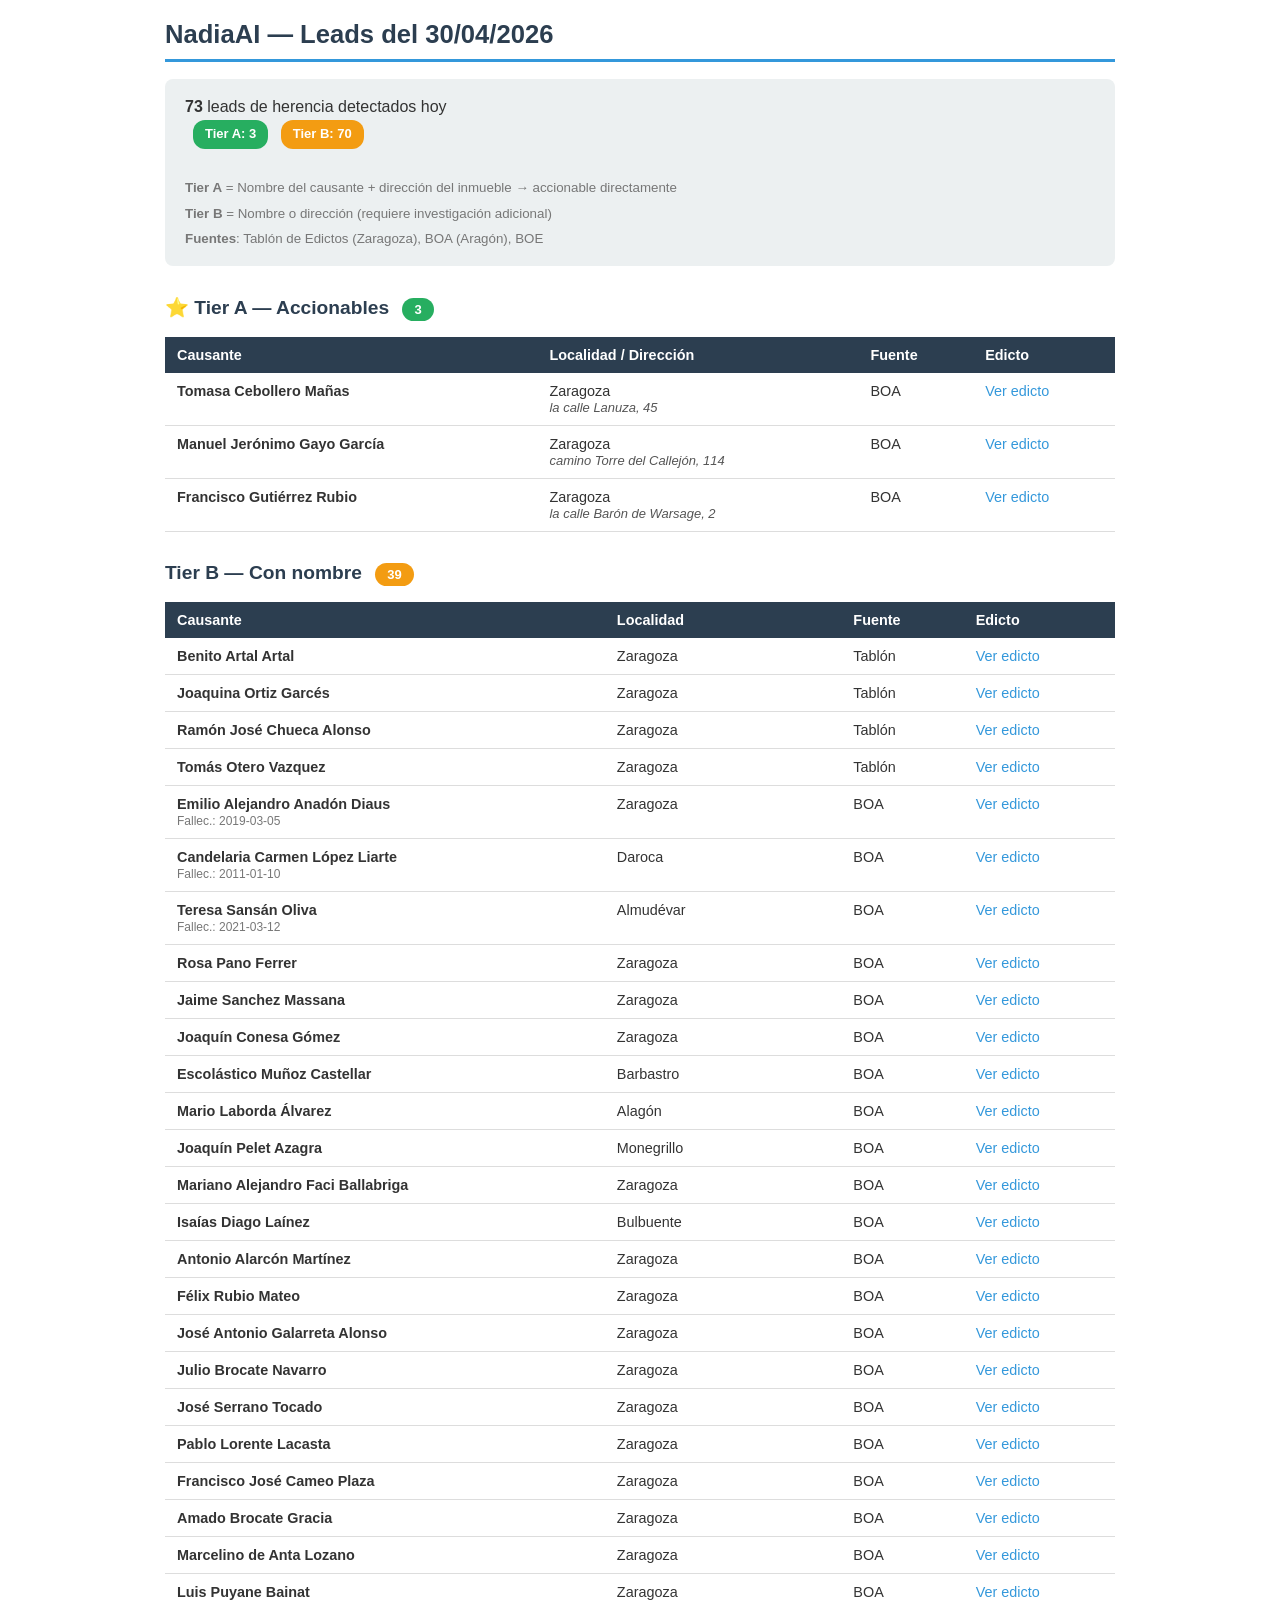
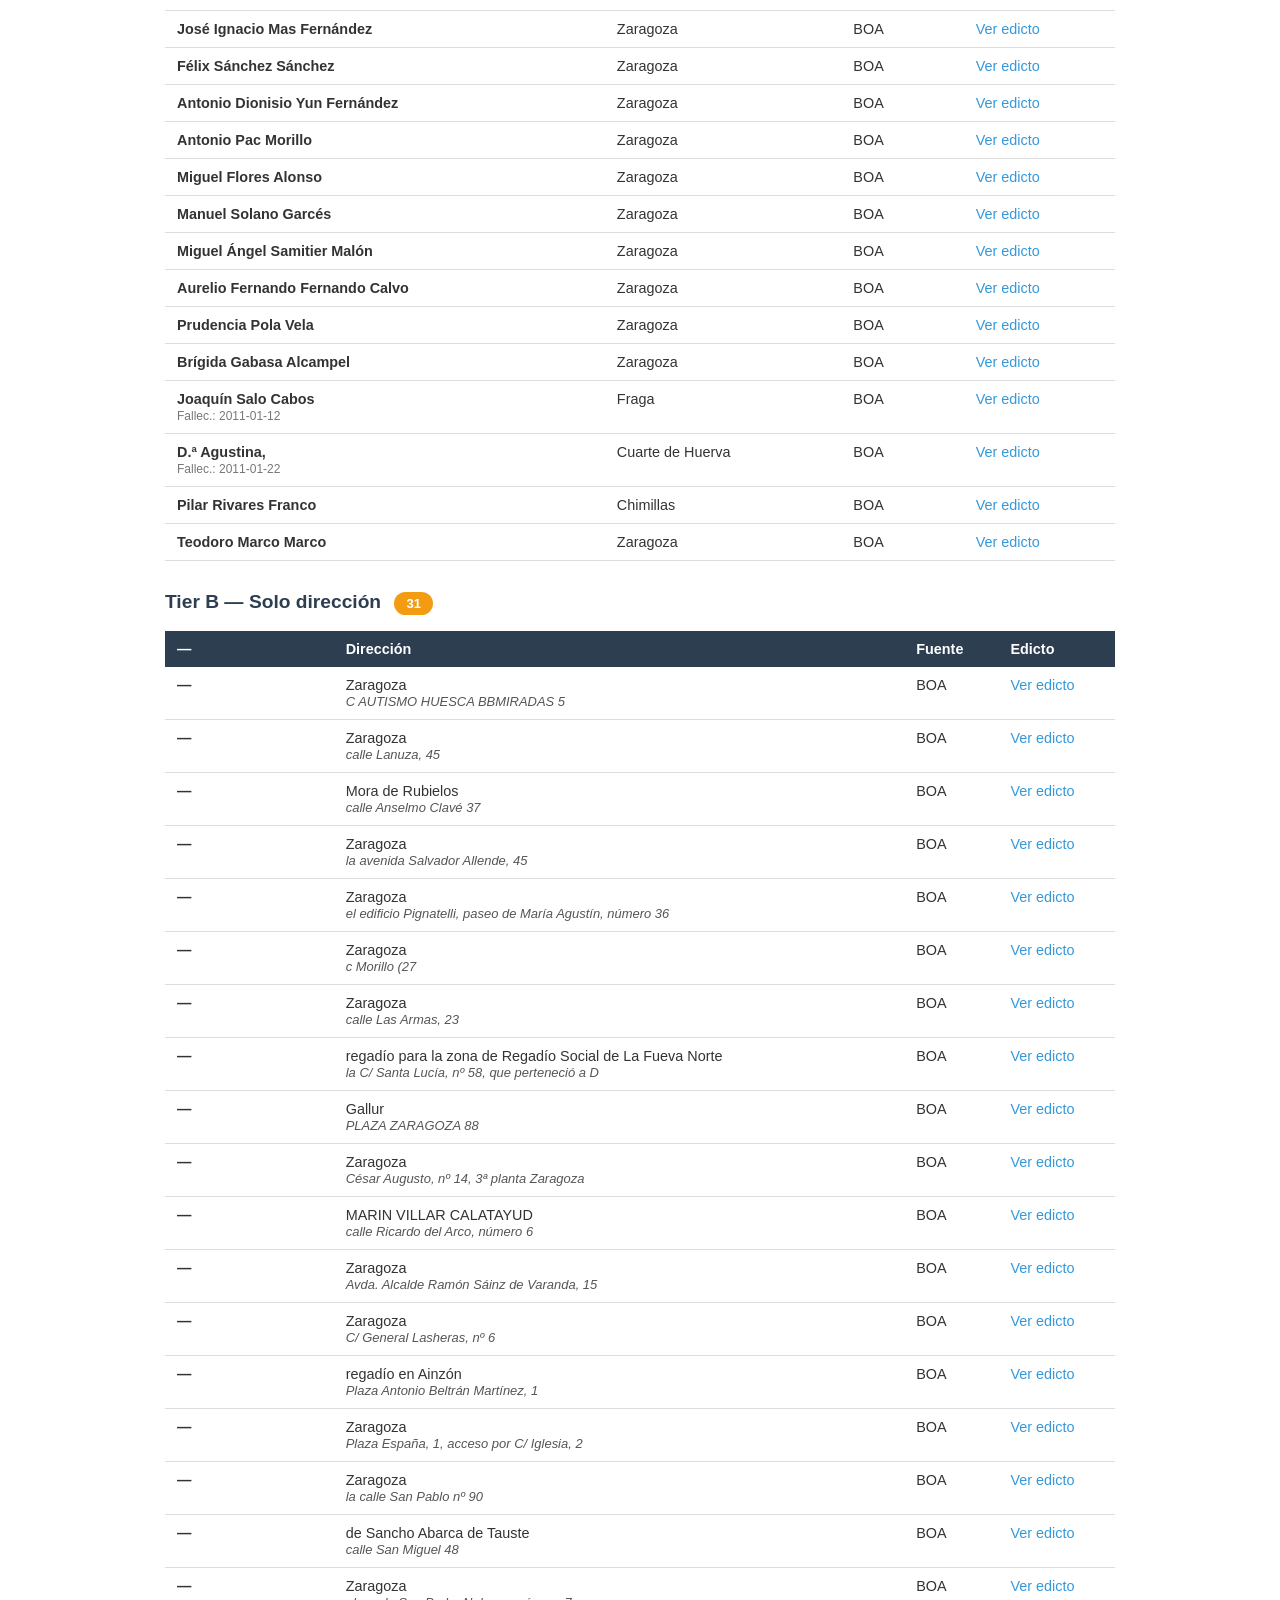
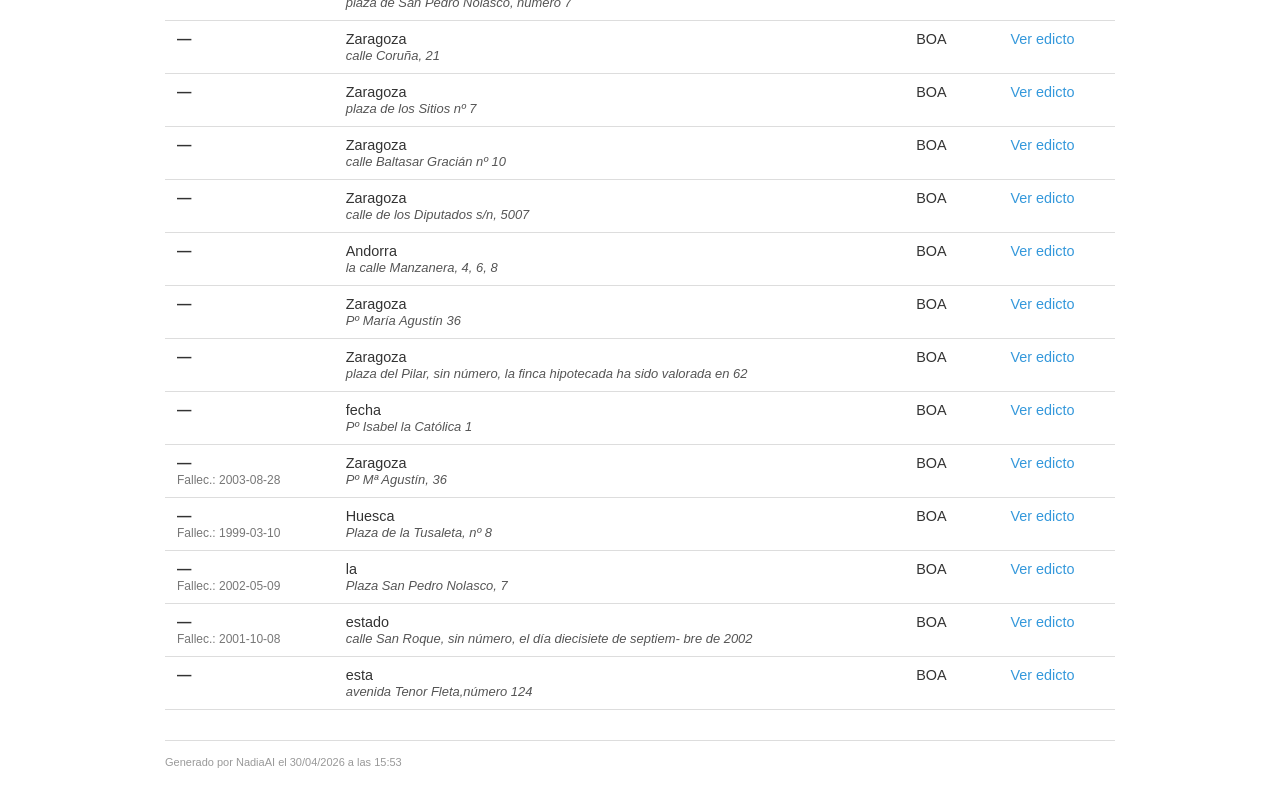
<file: leads_para_mama_2026-04-30.html>
<!DOCTYPE html>
<html lang="es"><head><meta charset="utf-8"><title>NadiaAI Leads 30/04/2026</title>
<style>
body{font-family:'Segoe UI',Arial,sans-serif;max-width:950px;margin:20px auto;padding:0 15px;color:#333}
h1{color:#2c3e50;border-bottom:3px solid #3498db;padding-bottom:10px;font-size:1.6em}
h2{color:#2c3e50;margin-top:30px;font-size:1.2em}
.badge{display:inline-block;padding:4px 12px;border-radius:12px;font-size:13px;font-weight:bold;color:white;margin-left:8px}
.badge-a{background:#27ae60}.badge-b{background:#f39c12}
.summary{background:#ecf0f1;padding:15px 20px;border-radius:8px;margin:15px 0;line-height:1.6}
table{width:100%;border-collapse:collapse;margin:10px 0}
th{background:#2c3e50;color:white;padding:10px 12px;text-align:left;font-size:0.9em}
td{padding:10px 12px;border-bottom:1px solid #ddd;vertical-align:top;font-size:0.9em}
tr:hover{background:#f5f5f5}
a{color:#3498db;text-decoration:none}a:hover{text-decoration:underline}
small{color:#777}em{color:#555;font-size:0.9em}
.footer{margin-top:30px;padding-top:15px;border-top:1px solid #ddd;color:#999;font-size:11px}
.new-tag{background:#e8f5e9;color:#2e7d32;padding:2px 6px;border-radius:4px;font-size:11px;font-weight:bold}
</style></head><body>
<h1>NadiaAI — Leads del 30/04/2026</h1>
<div class="summary">
  <strong>73</strong> leads de herencia detectados hoy<br>
  <span class="badge badge-a">Tier A: 3</span>
  <span class="badge badge-b">Tier B: 70</span><br><br>
  <small>
    <strong>Tier A</strong> = Nombre del causante + dirección del inmueble → accionable directamente<br>
    <strong>Tier B</strong> = Nombre o dirección (requiere investigación adicional)<br>
    <strong>Fuentes</strong>: Tablón de Edictos (Zaragoza), BOA (Aragón), BOE
  </small>
</div>
<h2>⭐ Tier A — Accionables <span class="badge badge-a">3</span></h2><table><tr><th>Causante</th><th>Localidad / Dirección</th><th>Fuente</th><th>Edicto</th></tr><tr><td><strong>Tomasa Cebollero Mañas</strong></td><td>Zaragoza<br><em>la calle Lanuza, 45</em></td><td>BOA</td><td><a href="https://www.boa.aragon.es/cgi-bin/EBOA/BRSCGI?CMD=VEROBJ&amp;MLKOB=1031105842121" target="_blank">Ver edicto</a></td></tr><tr><td><strong>Manuel Jerónimo Gayo García</strong></td><td>Zaragoza<br><em>camino Torre del Callejón, 114</em></td><td>BOA</td><td><a href="https://www.boa.aragon.es/cgi-bin/EBOA/BRSCGI?CMD=VEROBJ&amp;MLKOB=914421844545" target="_blank">Ver edicto</a></td></tr><tr><td><strong>Francisco Gutiérrez Rubio</strong></td><td>Zaragoza<br><em>la calle Barón de Warsage, 2</em></td><td>BOA</td><td><a href="https://www.boa.aragon.es/cgi-bin/EBOA/BRSCGI?CMD=VEROBJ&amp;MLKOB=897003983535" target="_blank">Ver edicto</a></td></tr></table><h2>Tier B — Con nombre <span class="badge badge-b">39</span></h2><table><tr><th>Causante</th><th>Localidad</th><th>Fuente</th><th>Edicto</th></tr><tr><td><strong>Benito Artal Artal</strong></td><td>Zaragoza</td><td>Tablón</td><td><a href="https://www.zaragoza.es/sede/servicio/tablon-edicto/4150/document" target="_blank">Ver edicto</a></td></tr><tr><td><strong>Joaquina Ortiz Garcés</strong></td><td>Zaragoza</td><td>Tablón</td><td><a href="https://www.zaragoza.es/sede/servicio/tablon-edicto/4146/document" target="_blank">Ver edicto</a></td></tr><tr><td><strong>Ramón José Chueca Alonso</strong></td><td>Zaragoza</td><td>Tablón</td><td><a href="https://www.zaragoza.es/sede/servicio/tablon-edicto/4136/document" target="_blank">Ver edicto</a></td></tr><tr><td><strong>Tomás Otero Vazquez</strong></td><td>Zaragoza</td><td>Tablón</td><td><a href="https://www.zaragoza.es/sede/servicio/tablon-edicto/4131/document" target="_blank">Ver edicto</a></td></tr><tr><td><strong>Emilio Alejandro Anadón Diaus</strong><br><small>Fallec.: 2019-03-05</small></td><td>Zaragoza</td><td>BOA</td><td><a href="https://www.boa.aragon.es/cgi-bin/EBOA/BRSCGI?CMD=VEROBJ&amp;MLKOB=1409283941010" target="_blank">Ver edicto</a></td></tr><tr><td><strong>Candelaria Carmen López Liarte</strong><br><small>Fallec.: 2011-01-10</small></td><td>Daroca</td><td>BOA</td><td><a href="https://www.boa.aragon.es/cgi-bin/EBOA/BRSCGI?CMD=VEROBJ&amp;MLKOB=1409285961111" target="_blank">Ver edicto</a></td></tr><tr><td><strong>Teresa Sansán Oliva</strong><br><small>Fallec.: 2021-03-12</small></td><td>Almudévar</td><td>BOA</td><td><a href="https://www.boa.aragon.es/cgi-bin/EBOA/BRSCGI?CMD=VEROBJ&amp;MLKOB=1388167561111" target="_blank">Ver edicto</a></td></tr><tr><td><strong>Rosa Pano Ferrer</strong></td><td>Zaragoza</td><td>BOA</td><td><a href="https://www.boa.aragon.es/cgi-bin/EBOA/BRSCGI?CMD=VEROBJ&amp;MLKOB=1338472961414" target="_blank">Ver edicto</a></td></tr><tr><td><strong>Jaime Sanchez Massana</strong></td><td>Zaragoza</td><td>BOA</td><td><a href="https://www.boa.aragon.es/cgi-bin/EBOA/BRSCGI?CMD=VEROBJ&amp;MLKOB=1267376041111" target="_blank">Ver edicto</a></td></tr><tr><td><strong>Joaquín Conesa Gómez</strong></td><td>Zaragoza</td><td>BOA</td><td><a href="https://www.boa.aragon.es/cgi-bin/EBOA/BRSCGI?CMD=VEROBJ&amp;MLKOB=1019987263838" target="_blank">Ver edicto</a></td></tr><tr><td><strong>Escolástico Muñoz Castellar</strong></td><td>Barbastro</td><td>BOA</td><td><a href="https://www.boa.aragon.es/cgi-bin/EBOA/BRSCGI?CMD=VEROBJ&amp;MLKOB=1013687064343" target="_blank">Ver edicto</a></td></tr><tr><td><strong>Mario Laborda Álvarez</strong></td><td>Alagón</td><td>BOA</td><td><a href="https://www.boa.aragon.es/cgi-bin/EBOA/BRSCGI?CMD=VEROBJ&amp;MLKOB=1013689084343" target="_blank">Ver edicto</a></td></tr><tr><td><strong>Joaquín Pelet Azagra</strong></td><td>Monegrillo</td><td>BOA</td><td><a href="https://www.boa.aragon.es/cgi-bin/EBOA/BRSCGI?CMD=VEROBJ&amp;MLKOB=1006955065454" target="_blank">Ver edicto</a></td></tr><tr><td><strong>Mariano Alejandro Faci Ballabriga</strong></td><td>Zaragoza</td><td>BOA</td><td><a href="https://www.boa.aragon.es/cgi-bin/EBOA/BRSCGI?CMD=VEROBJ&amp;MLKOB=998959425353" target="_blank">Ver edicto</a></td></tr><tr><td><strong>Isaías Diago Laínez</strong></td><td>Bulbuente</td><td>BOA</td><td><a href="https://www.boa.aragon.es/cgi-bin/EBOA/BRSCGI?CMD=VEROBJ&amp;MLKOB=979310304646" target="_blank">Ver edicto</a></td></tr><tr><td><strong>Antonio Alarcón Martínez</strong></td><td>Zaragoza</td><td>BOA</td><td><a href="https://www.boa.aragon.es/cgi-bin/EBOA/BRSCGI?CMD=VEROBJ&amp;MLKOB=972180584848" target="_blank">Ver edicto</a></td></tr><tr><td><strong>Félix Rubio Mateo</strong></td><td>Zaragoza</td><td>BOA</td><td><a href="https://www.boa.aragon.es/cgi-bin/EBOA/BRSCGI?CMD=VEROBJ&amp;MLKOB=957760102727" target="_blank">Ver edicto</a></td></tr><tr><td><strong>José Antonio Galarreta Alonso</strong></td><td>Zaragoza</td><td>BOA</td><td><a href="https://www.boa.aragon.es/cgi-bin/EBOA/BRSCGI?CMD=VEROBJ&amp;MLKOB=957762122727" target="_blank">Ver edicto</a></td></tr><tr><td><strong>Julio Brocate Navarro</strong></td><td>Zaragoza</td><td>BOA</td><td><a href="https://www.boa.aragon.es/cgi-bin/EBOA/BRSCGI?CMD=VEROBJ&amp;MLKOB=957764142727" target="_blank">Ver edicto</a></td></tr><tr><td><strong>José Serrano Tocado</strong></td><td>Zaragoza</td><td>BOA</td><td><a href="https://www.boa.aragon.es/cgi-bin/EBOA/BRSCGI?CMD=VEROBJ&amp;MLKOB=955680925757" target="_blank">Ver edicto</a></td></tr><tr><td><strong>Pablo Lorente Lacasta</strong></td><td>Zaragoza</td><td>BOA</td><td><a href="https://www.boa.aragon.es/cgi-bin/EBOA/BRSCGI?CMD=VEROBJ&amp;MLKOB=953435904242" target="_blank">Ver edicto</a></td></tr><tr><td><strong>Francisco José Cameo Plaza</strong></td><td>Zaragoza</td><td>BOA</td><td><a href="https://www.boa.aragon.es/cgi-bin/EBOA/BRSCGI?CMD=VEROBJ&amp;MLKOB=949094984040" target="_blank">Ver edicto</a></td></tr><tr><td><strong>Amado Brocate Gracia</strong></td><td>Zaragoza</td><td>BOA</td><td><a href="https://www.boa.aragon.es/cgi-bin/EBOA/BRSCGI?CMD=VEROBJ&amp;MLKOB=942495922828" target="_blank">Ver edicto</a></td></tr><tr><td><strong>Marcelino de Anta Lozano</strong></td><td>Zaragoza</td><td>BOA</td><td><a href="https://www.boa.aragon.es/cgi-bin/EBOA/BRSCGI?CMD=VEROBJ&amp;MLKOB=936938265252" target="_blank">Ver edicto</a></td></tr><tr><td><strong>Luis Puyane Bainat</strong></td><td>Zaragoza</td><td>BOA</td><td><a href="https://www.boa.aragon.es/cgi-bin/EBOA/BRSCGI?CMD=VEROBJ&amp;MLKOB=936395482020" target="_blank">Ver edicto</a></td></tr><tr><td><strong>José Ignacio Mas Fernández</strong></td><td>Zaragoza</td><td>BOA</td><td><a href="https://www.boa.aragon.es/cgi-bin/EBOA/BRSCGI?CMD=VEROBJ&amp;MLKOB=915181604747" target="_blank">Ver edicto</a></td></tr><tr><td><strong>Félix Sánchez Sánchez</strong></td><td>Zaragoza</td><td>BOA</td><td><a href="https://www.boa.aragon.es/cgi-bin/EBOA/BRSCGI?CMD=VEROBJ&amp;MLKOB=909725144545" target="_blank">Ver edicto</a></td></tr><tr><td><strong>Antonio Dionisio Yun Fernández</strong></td><td>Zaragoza</td><td>BOA</td><td><a href="https://www.boa.aragon.es/cgi-bin/EBOA/BRSCGI?CMD=VEROBJ&amp;MLKOB=892376943434" target="_blank">Ver edicto</a></td></tr><tr><td><strong>Antonio Pac Morillo</strong></td><td>Zaragoza</td><td>BOA</td><td><a href="https://www.boa.aragon.es/cgi-bin/EBOA/BRSCGI?CMD=VEROBJ&amp;MLKOB=892378963535" target="_blank">Ver edicto</a></td></tr><tr><td><strong>Miguel Flores Alonso</strong></td><td>Zaragoza</td><td>BOA</td><td><a href="https://www.boa.aragon.es/cgi-bin/EBOA/BRSCGI?CMD=VEROBJ&amp;MLKOB=892382003535" target="_blank">Ver edicto</a></td></tr><tr><td><strong>Manuel Solano Garcés</strong></td><td>Zaragoza</td><td>BOA</td><td><a href="https://www.boa.aragon.es/cgi-bin/EBOA/BRSCGI?CMD=VEROBJ&amp;MLKOB=890472523131" target="_blank">Ver edicto</a></td></tr><tr><td><strong>Miguel Ángel Samitier Malón</strong></td><td>Zaragoza</td><td>BOA</td><td><a href="https://www.boa.aragon.es/cgi-bin/EBOA/BRSCGI?CMD=VEROBJ&amp;MLKOB=890474543131" target="_blank">Ver edicto</a></td></tr><tr><td><strong>Aurelio Fernando Fernando Calvo</strong></td><td>Zaragoza</td><td>BOA</td><td><a href="https://www.boa.aragon.es/cgi-bin/EBOA/BRSCGI?CMD=VEROBJ&amp;MLKOB=890480603131" target="_blank">Ver edicto</a></td></tr><tr><td><strong>Prudencia Pola Vela</strong></td><td>Zaragoza</td><td>BOA</td><td><a href="https://www.boa.aragon.es/cgi-bin/EBOA/BRSCGI?CMD=VEROBJ&amp;MLKOB=920265902626" target="_blank">Ver edicto</a></td></tr><tr><td><strong>Brígida Gabasa Alcampel</strong></td><td>Zaragoza</td><td>BOA</td><td><a href="https://www.boa.aragon.es/cgi-bin/EBOA/BRSCGI?CMD=VEROBJ&amp;MLKOB=397217461515" target="_blank">Ver edicto</a></td></tr><tr><td><strong>Joaquín Salo Cabos</strong><br><small>Fallec.: 2011-01-12</small></td><td>Fraga</td><td>BOA</td><td><a href="https://www.boa.aragon.es/cgi-bin/EBOA/BRSCGI?CMD=VEROBJ&amp;MLKOB=1185211365353" target="_blank">Ver edicto</a></td></tr><tr><td><strong>D.ª Agustina,</strong><br><small>Fallec.: 2011-01-22</small></td><td>Cuarte de Huerva</td><td>BOA</td><td><a href="https://www.boa.aragon.es/cgi-bin/EBOA/BRSCGI?CMD=VEROBJ&amp;MLKOB=599426130808" target="_blank">Ver edicto</a></td></tr><tr><td><strong>Pilar Rivares Franco</strong></td><td>Chimillas</td><td>BOA</td><td><a href="https://www.boa.aragon.es/cgi-bin/EBOA/BRSCGI?CMD=VEROBJ&amp;MLKOB=540025140707" target="_blank">Ver edicto</a></td></tr><tr><td><strong>Teodoro Marco Marco</strong></td><td>Zaragoza</td><td>BOA</td><td><a href="https://www.boa.aragon.es/cgi-bin/EBOA/BRSCGI?CMD=VEROBJ&amp;MLKOB=49572253939" target="_blank">Ver edicto</a></td></tr></table><h2>Tier B — Solo dirección <span class="badge badge-b">31</span></h2><table><tr><th>—</th><th>Dirección</th><th>Fuente</th><th>Edicto</th></tr><tr><td><strong>—</strong></td><td>Zaragoza<br><em>C AUTISMO HUESCA BBMIRADAS 5</em></td><td>BOA</td><td><a href="https://www.boa.aragon.es/cgi-bin/EBOA/BRSCGI?CMD=VEROBJ&amp;MLKOB=1351751241313" target="_blank">Ver edicto</a></td></tr><tr><td><strong>—</strong></td><td>Zaragoza<br><em>calle Lanuza, 45</em></td><td>BOA</td><td><a href="https://www.boa.aragon.es/cgi-bin/EBOA/BRSCGI?CMD=VEROBJ&amp;MLKOB=916815543333" target="_blank">Ver edicto</a></td></tr><tr><td><strong>—</strong></td><td>Mora de Rubielos<br><em>calle Anselmo Clavé 37</em></td><td>BOA</td><td><a href="https://www.boa.aragon.es/cgi-bin/EBOA/BRSCGI?CMD=VEROBJ&amp;MLKOB=915183624747" target="_blank">Ver edicto</a></td></tr><tr><td><strong>—</strong></td><td>Zaragoza<br><em>la avenida Salvador Allende, 45</em></td><td>BOA</td><td><a href="https://www.boa.aragon.es/cgi-bin/EBOA/BRSCGI?CMD=VEROBJ&amp;MLKOB=895760222626" target="_blank">Ver edicto</a></td></tr><tr><td><strong>—</strong></td><td>Zaragoza<br><em>el edificio Pignatelli, paseo de María 
Agustín, número 36</em></td><td>BOA</td><td><a href="https://www.boa.aragon.es/cgi-bin/EBOA/BRSCGI?CMD=VEROBJ&amp;MLKOB=800143084242" target="_blank">Ver edicto</a></td></tr><tr><td><strong>—</strong></td><td>Zaragoza<br><em>c Morillo (27</em></td><td>BOA</td><td><a href="https://www.boa.aragon.es/cgi-bin/EBOA/BRSCGI?CMD=VEROBJ&amp;MLKOB=980300844949" target="_blank">Ver edicto</a></td></tr><tr><td><strong>—</strong></td><td>Zaragoza<br><em>calle Las Armas, 23</em></td><td>BOA</td><td><a href="https://www.boa.aragon.es/cgi-bin/EBOA/BRSCGI?CMD=VEROBJ&amp;MLKOB=853447700202" target="_blank">Ver edicto</a></td></tr><tr><td><strong>—</strong></td><td>regadío para la zona de Regadío Social de
La Fueva Norte<br><em>la C/ Santa Lucía, nº 58, que perteneció a D</em></td><td>BOA</td><td><a href="https://www.boa.aragon.es/cgi-bin/EBOA/BRSCGI?CMD=VEROBJ&amp;MLKOB=162992063131" target="_blank">Ver edicto</a></td></tr><tr><td><strong>—</strong></td><td>Gallur<br><em>PLAZA ZARAGOZA 88</em></td><td>BOA</td><td><a href="https://www.boa.aragon.es/cgi-bin/EBOA/BRSCGI?CMD=VEROBJ&amp;MLKOB=150603933939" target="_blank">Ver edicto</a></td></tr><tr><td><strong>—</strong></td><td>Zaragoza<br><em>César Augusto, nº 14, 3ª planta Zaragoza</em></td><td>BOA</td><td><a href="https://www.boa.aragon.es/cgi-bin/EBOA/BRSCGI?CMD=VEROBJ&amp;MLKOB=43691290000" target="_blank">Ver edicto</a></td></tr><tr><td><strong>—</strong></td><td>MARIN VILLAR CALATAYUD<br><em>calle Ricardo del Arco,
número 6</em></td><td>BOA</td><td><a href="https://www.boa.aragon.es/cgi-bin/EBOA/BRSCGI?CMD=VEROBJ&amp;MLKOB=30093060505" target="_blank">Ver edicto</a></td></tr><tr><td><strong>—</strong></td><td>Zaragoza<br><em>Avda. Alcalde
Ramón Sáinz de Varanda, 15</em></td><td>BOA</td><td><a href="https://www.boa.aragon.es/cgi-bin/EBOA/BRSCGI?CMD=VEROBJ&amp;MLKOB=25456910808" target="_blank">Ver edicto</a></td></tr><tr><td><strong>—</strong></td><td>Zaragoza<br><em>C/
General Lasheras, nº 6</em></td><td>BOA</td><td><a href="https://www.boa.aragon.es/cgi-bin/EBOA/BRSCGI?CMD=VEROBJ&amp;MLKOB=376836840000" target="_blank">Ver edicto</a></td></tr><tr><td><strong>—</strong></td><td>regadío en Ainzón<br><em>Plaza Antonio Beltrán
Martínez, 1</em></td><td>BOA</td><td><a href="https://www.boa.aragon.es/cgi-bin/EBOA/BRSCGI?CMD=VEROBJ&amp;MLKOB=377643821313" target="_blank">Ver edicto</a></td></tr><tr><td><strong>—</strong></td><td>Zaragoza<br><em>Plaza España, 1, acceso por C/ Iglesia, 2</em></td><td>BOA</td><td><a href="https://www.boa.aragon.es/cgi-bin/EBOA/BRSCGI?CMD=VEROBJ&amp;MLKOB=377912412119" target="_blank">Ver edicto</a></td></tr><tr><td><strong>—</strong></td><td>Zaragoza<br><em>la calle San Pablo nº 90</em></td><td>BOA</td><td><a href="https://www.boa.aragon.es/cgi-bin/EBOA/BRSCGI?CMD=VEROBJ&amp;MLKOB=398391164242" target="_blank">Ver edicto</a></td></tr><tr><td><strong>—</strong></td><td>de Sancho Abarca de Tauste<br><em>calle San Miguel 48</em></td><td>BOA</td><td><a href="https://www.boa.aragon.es/cgi-bin/EBOA/BRSCGI?CMD=VEROBJ&amp;MLKOB=398632371818" target="_blank">Ver edicto</a></td></tr><tr><td><strong>—</strong></td><td>Zaragoza<br><em>plaza de
San Pedro Nolasco, número 7</em></td><td>BOA</td><td><a href="https://www.boa.aragon.es/cgi-bin/EBOA/BRSCGI?CMD=VEROBJ&amp;MLKOB=401587482121" target="_blank">Ver edicto</a></td></tr><tr><td><strong>—</strong></td><td>Zaragoza<br><em>calle Coruña, 21</em></td><td>BOA</td><td><a href="https://www.boa.aragon.es/cgi-bin/EBOA/BRSCGI?CMD=VEROBJ&amp;MLKOB=408017670606" target="_blank">Ver edicto</a></td></tr><tr><td><strong>—</strong></td><td>Zaragoza<br><em>plaza
de los Sitios nº 7</em></td><td>BOA</td><td><a href="https://www.boa.aragon.es/cgi-bin/EBOA/BRSCGI?CMD=VEROBJ&amp;MLKOB=405887863434" target="_blank">Ver edicto</a></td></tr><tr><td><strong>—</strong></td><td>Zaragoza<br><em>calle Baltasar Gracián nº 10</em></td><td>BOA</td><td><a href="https://www.boa.aragon.es/cgi-bin/EBOA/BRSCGI?CMD=VEROBJ&amp;MLKOB=267425303333" target="_blank">Ver edicto</a></td></tr><tr><td><strong>—</strong></td><td>Zaragoza<br><em>calle de los Diputados s/n, 5007</em></td><td>BOA</td><td><a href="https://www.boa.aragon.es/cgi-bin/EBOA/BRSCGI?CMD=VEROBJ&amp;MLKOB=249184874545" target="_blank">Ver edicto</a></td></tr><tr><td><strong>—</strong></td><td>Andorra<br><em>la calle
Manzanera, 4, 6, 8</em></td><td>BOA</td><td><a href="https://www.boa.aragon.es/cgi-bin/EBOA/BRSCGI?CMD=VEROBJ&amp;MLKOB=228076212727" target="_blank">Ver edicto</a></td></tr><tr><td><strong>—</strong></td><td>Zaragoza<br><em>Pº María Agustín 36</em></td><td>BOA</td><td><a href="https://www.boa.aragon.es/cgi-bin/EBOA/BRSCGI?CMD=VEROBJ&amp;MLKOB=44073992222" target="_blank">Ver edicto</a></td></tr><tr><td><strong>—</strong></td><td>Zaragoza<br><em>plaza del Pilar, sin
número, la finca hipotecada ha sido valorada en 62</em></td><td>BOA</td><td><a href="https://www.boa.aragon.es/cgi-bin/EBOA/BRSCGI?CMD=VEROBJ&amp;MLKOB=170854020058" target="_blank">Ver edicto</a></td></tr><tr><td><strong>—</strong></td><td>fecha<br><em>Pº Isabel la Católica
1</em></td><td>BOA</td><td><a href="https://www.boa.aragon.es/cgi-bin/EBOA/BRSCGI?CMD=VEROBJ&amp;MLKOB=366286414948" target="_blank">Ver edicto</a></td></tr><tr><td><strong>—</strong><br><small>Fallec.: 2003-08-28</small></td><td>Zaragoza<br><em>Pº Mª Agustín, 36</em></td><td>BOA</td><td><a href="https://www.boa.aragon.es/cgi-bin/EBOA/BRSCGI?CMD=VEROBJ&amp;MLKOB=375498584948" target="_blank">Ver edicto</a></td></tr><tr><td><strong>—</strong><br><small>Fallec.: 1999-03-10</small></td><td>Huesca<br><em>Plaza de la
Tusaleta, nº 8</em></td><td>BOA</td><td><a href="https://www.boa.aragon.es/cgi-bin/EBOA/BRSCGI?CMD=VEROBJ&amp;MLKOB=377391314746" target="_blank">Ver edicto</a></td></tr><tr><td><strong>—</strong><br><small>Fallec.: 2002-05-09</small></td><td>la<br><em>Plaza San Pedro Nolasco, 7</em></td><td>BOA</td><td><a href="https://www.boa.aragon.es/cgi-bin/EBOA/BRSCGI?CMD=VEROBJ&amp;MLKOB=382519294444" target="_blank">Ver edicto</a></td></tr><tr><td><strong>—</strong><br><small>Fallec.: 2001-10-08</small></td><td>estado<br><em>calle San Roque, sin número, el día diecisiete de septiem-
bre de 2002</em></td><td>BOA</td><td><a href="https://www.boa.aragon.es/cgi-bin/EBOA/BRSCGI?CMD=VEROBJ&amp;MLKOB=401015043636" target="_blank">Ver edicto</a></td></tr><tr><td><strong>—</strong></td><td>esta<br><em>avenida Tenor Fleta,número
124</em></td><td>BOA</td><td><a href="https://www.boa.aragon.es/cgi-bin/EBOA/BRSCGI?CMD=VEROBJ&amp;MLKOB=467564745958" target="_blank">Ver edicto</a></td></tr></table><div class="footer">Generado por NadiaAI el 30/04/2026 a las 15:53</div></body></html>
</file>
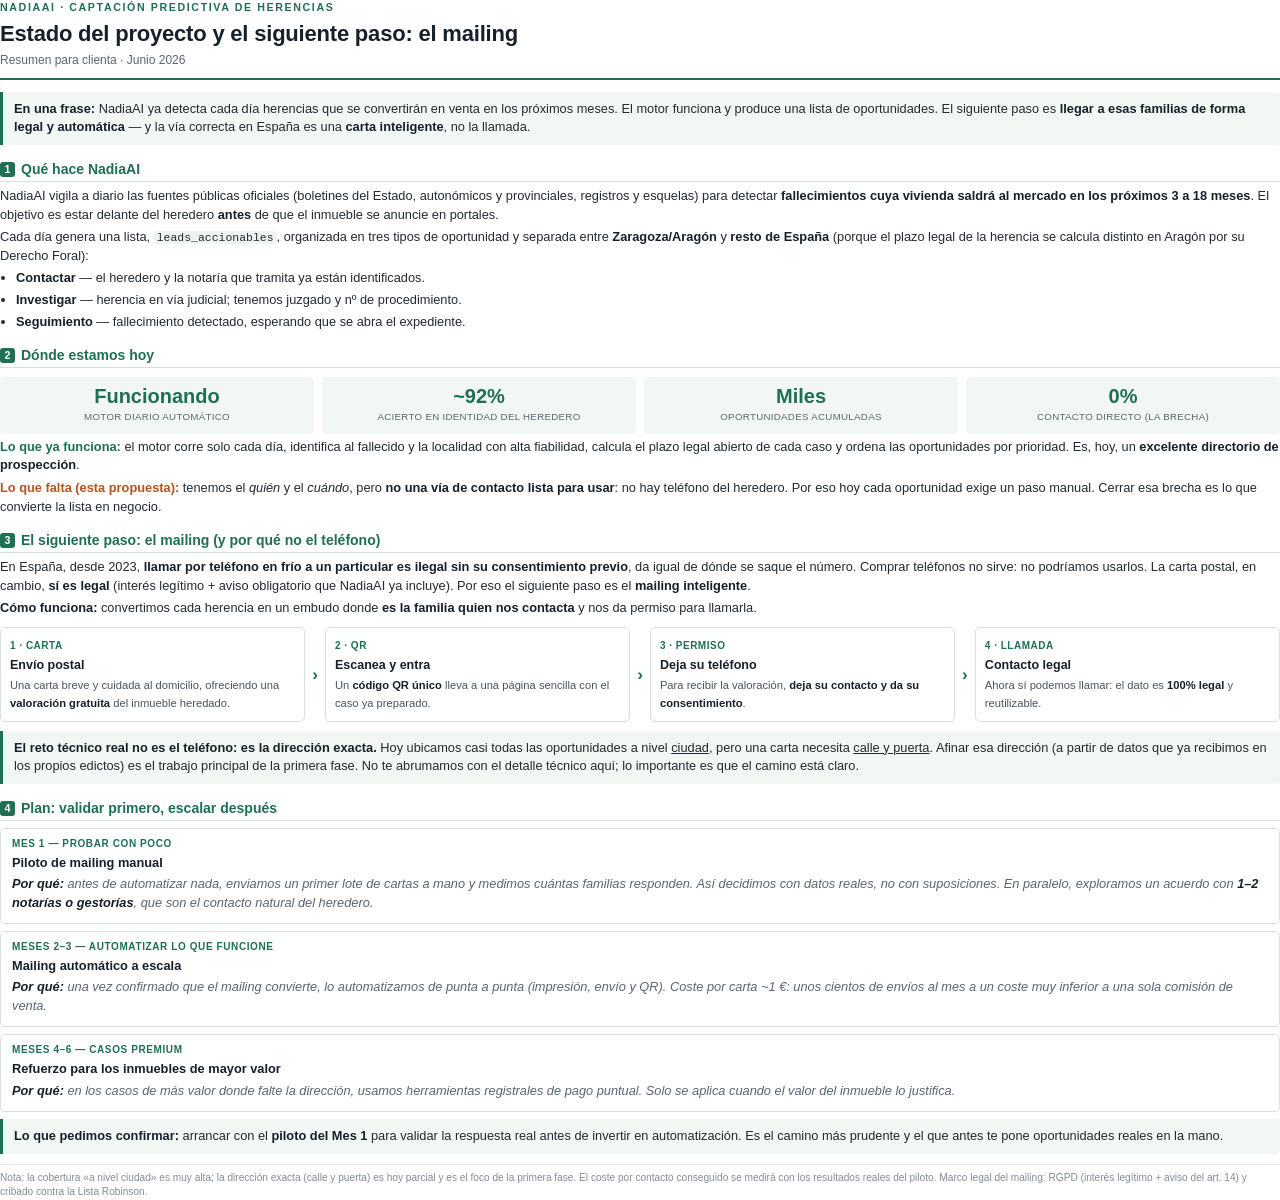
<file: scratch/propuesta_contactabilidad.html>
<!DOCTYPE html>
<html lang="es">
<head>
<meta charset="utf-8">
<style>
  @page {
    size: A4;
    margin: 1.6cm 1.7cm 1.5cm 1.7cm;
    @bottom-center {
      content: "NadiaAI · Estado del proyecto y siguiente paso · Confidencial";
      font-size: 7.5pt; color: #9098a6; font-family: 'Helvetica Neue', Arial, sans-serif;
    }
    @bottom-right {
      content: "Pág. " counter(page) " / " counter(pages);
      font-size: 7.5pt; color: #9098a6; font-family: 'Helvetica Neue', Arial, sans-serif;
    }
  }
  * { box-sizing: border-box; }
  body {
    font-family: 'Helvetica Neue', Arial, sans-serif;
    font-size: 9.6pt;
    line-height: 1.45;
    color: #232a33;
    margin: 0;
  }
  .header {
    border-bottom: 2.5px solid #1f6f54;
    padding-bottom: 8px;
    margin-bottom: 12px;
  }
  .header .brand { font-size: 8pt; letter-spacing: 1.6px; color: #1f6f54; font-weight: 700; text-transform: uppercase; }
  h1 { font-size: 16.5pt; margin: 3px 0 2px 0; color: #16202b; letter-spacing: -0.2px; }
  .subtitle { font-size: 9pt; color: #5a6573; margin: 0; }
  h2 {
    font-size: 10.5pt; color: #1f6f54; margin: 14px 0 5px 0;
    padding-bottom: 2px; border-bottom: 1px solid #d8e0da;
  }
  h2 .n {
    display: inline-block; background: #1f6f54; color: #fff; font-size: 8pt;
    width: 15px; height: 15px; line-height: 15px; text-align: center; border-radius: 3px;
    margin-right: 6px; vertical-align: 1px;
  }
  p { margin: 4px 0; }
  ul { margin: 4px 0 4px 0; padding-left: 16px; }
  li { margin: 3px 0; }
  strong { color: #16202b; }
  .lead {
    background: #f2f7f4; border-left: 3px solid #1f6f54; padding: 8px 11px;
    margin: 6px 0 10px 0; border-radius: 0 4px 4px 0;
  }
  .kpi { display: flex; gap: 8px; margin: 9px 0 4px 0; }
  .kpi div {
    flex: 1; background: #f2f7f4; border-radius: 5px; padding: 8px 6px; text-align: center;
  }
  .kpi .big { font-size: 15pt; font-weight: 700; color: #1f6f54; display: block; line-height: 1.1; }
  .kpi .lbl { font-size: 7.3pt; color: #5a6573; text-transform: uppercase; letter-spacing: 0.3px; }
  .flow { display: flex; gap: 7px; margin: 9px 0; align-items: stretch; }
  .flow .step {
    flex: 1; border: 1px solid #d8e0da; border-radius: 5px; padding: 8px 9px; position: relative;
  }
  .flow .step .num {
    font-size: 7.5pt; font-weight: 700; color: #1f6f54; letter-spacing: 0.5px; text-transform: uppercase;
  }
  .flow .step .t { font-weight: 700; color: #16202b; display: block; margin: 1px 0 2px 0; font-size: 9.4pt; }
  .flow .step .d { font-size: 8.4pt; color: #4a5560; }
  .flow .arrow { align-self: center; color: #1f6f54; font-weight: 700; font-size: 13pt; }
  .phase { margin: 7px 0; padding: 8px 11px; border: 1px solid #d8e0da; border-radius: 5px; }
  .phase .tag {
    font-size: 7.5pt; font-weight: 700; text-transform: uppercase; letter-spacing: 0.6px;
    color: #1f6f54; display: block; margin-bottom: 2px;
  }
  .phase .ttl { font-weight: 700; color: #16202b; font-size: 9.6pt; }
  .why { color: #5a6573; font-style: italic; }
  .ok { color: #1f6f54; font-weight: 700; }
  .gap { color: #b4541f; font-weight: 700; }
  .footnote { font-size: 7.6pt; color: #828c98; margin-top: 10px; border-top: 1px solid #e2e7ec; padding-top: 6px; }
  .nowrap { white-space: nowrap; }
  code { font-size: 8.6pt; background:#eef2f0; padding:0 3px; border-radius:3px; }
</style>
</head>
<body>

<div class="header">
  <div class="brand">NadiaAI · Captación predictiva de herencias</div>
  <h1>Estado del proyecto y el siguiente paso: el mailing</h1>
  <p class="subtitle">Resumen para clienta · Junio 2026</p>
</div>

<div class="lead">
<strong>En una frase:</strong> NadiaAI ya detecta cada día herencias que se convertirán en venta en los próximos meses. El motor funciona y produce una lista de oportunidades. El siguiente paso es <strong>llegar a esas familias de forma legal y automática</strong> — y la vía correcta en España es una <strong>carta inteligente</strong>, no la llamada.
</div>

<h2><span class="n">1</span>Qué hace NadiaAI</h2>
<p>NadiaAI vigila a diario las fuentes públicas oficiales (boletines del Estado, autonómicos y provinciales, registros y esquelas) para detectar <strong>fallecimientos cuya vivienda saldrá al mercado en los próximos 3 a 18 meses</strong>. El objetivo es estar delante del heredero <strong>antes</strong> de que el inmueble se anuncie en portales.</p>
<p>Cada día genera una lista, <span class="nowrap"><code>leads_accionables</code></span>, organizada en tres tipos de oportunidad y separada entre <strong>Zaragoza/Aragón</strong> y <strong>resto de España</strong> (porque el plazo legal de la herencia se calcula distinto en Aragón por su Derecho Foral):</p>
<ul>
  <li><strong>Contactar</strong> — el heredero y la notaría que tramita ya están identificados.</li>
  <li><strong>Investigar</strong> — herencia en vía judicial; tenemos juzgado y nº de procedimiento.</li>
  <li><strong>Seguimiento</strong> — fallecimiento detectado, esperando que se abra el expediente.</li>
</ul>

<h2><span class="n">2</span>Dónde estamos hoy</h2>
<div class="kpi">
  <div><span class="big">Funcionando</span><span class="lbl">Motor diario automático</span></div>
  <div><span class="big">~92%</span><span class="lbl">Acierto en identidad del heredero</span></div>
  <div><span class="big">Miles</span><span class="lbl">Oportunidades acumuladas</span></div>
  <div><span class="big gap">0%</span><span class="lbl">Contacto directo (la brecha)</span></div>
</div>
<p><span class="ok">Lo que ya funciona:</span> el motor corre solo cada día, identifica al fallecido y la localidad con alta fiabilidad, calcula el plazo legal abierto de cada caso y ordena las oportunidades por prioridad. Es, hoy, un <strong>excelente directorio de prospección</strong>.</p>
<p><span class="gap">Lo que falta (esta propuesta):</span> tenemos el <em>quién</em> y el <em>cuándo</em>, pero <strong>no una vía de contacto lista para usar</strong>: no hay teléfono del heredero. Por eso hoy cada oportunidad exige un paso manual. Cerrar esa brecha es lo que convierte la lista en negocio.</p>

<h2><span class="n">3</span>El siguiente paso: el mailing (y por qué no el teléfono)</h2>
<p>En España, desde 2023, <strong>llamar por teléfono en frío a un particular es ilegal sin su consentimiento previo</strong>, da igual de dónde se saque el número. Comprar teléfonos no sirve: no podríamos usarlos. La carta postal, en cambio, <strong>sí es legal</strong> (interés legítimo + aviso obligatorio que NadiaAI ya incluye). Por eso el siguiente paso es el <strong>mailing inteligente</strong>.</p>

<p><strong>Cómo funciona:</strong> convertimos cada herencia en un embudo donde <strong>es la familia quien nos contacta</strong> y nos da permiso para llamarla.</p>

<div class="flow">
  <div class="step"><span class="num">1 · Carta</span><span class="t">Envío postal</span><span class="d">Una carta breve y cuidada al domicilio, ofreciendo una <strong>valoración gratuita</strong> del inmueble heredado.</span></div>
  <div class="arrow">›</div>
  <div class="step"><span class="num">2 · QR</span><span class="t">Escanea y entra</span><span class="d">Un <strong>código QR único</strong> lleva a una página sencilla con el caso ya preparado.</span></div>
  <div class="arrow">›</div>
  <div class="step"><span class="num">3 · Permiso</span><span class="t">Deja su teléfono</span><span class="d">Para recibir la valoración, <strong>deja su contacto y da su consentimiento</strong>.</span></div>
  <div class="arrow">›</div>
  <div class="step"><span class="num">4 · Llamada</span><span class="t">Contacto legal</span><span class="d">Ahora sí podemos llamar: el dato es <strong>100% legal</strong> y reutilizable.</span></div>
</div>

<div class="lead">
<strong>El reto técnico real no es el teléfono: es la dirección exacta.</strong> Hoy ubicamos casi todas las oportunidades a nivel <u>ciudad</u>, pero una carta necesita <u>calle y puerta</u>. Afinar esa dirección (a partir de datos que ya recibimos en los propios edictos) es el trabajo principal de la primera fase. No te abrumamos con el detalle técnico aquí; lo importante es que el camino está claro.
</div>

<h2><span class="n">4</span>Plan: validar primero, escalar después</h2>

<div class="phase">
<span class="tag">Mes 1 — Probar con poco</span>
<span class="ttl">Piloto de mailing manual</span>
<p style="margin:3px 0" class="why"><strong>Por qué:</strong> antes de automatizar nada, enviamos un primer lote de cartas a mano y medimos cuántas familias responden. Así decidimos con datos reales, no con suposiciones. En paralelo, exploramos un acuerdo con <strong>1–2 notarías o gestorías</strong>, que son el contacto natural del heredero.</p>
</div>

<div class="phase">
<span class="tag">Meses 2–3 — Automatizar lo que funcione</span>
<span class="ttl">Mailing automático a escala</span>
<p style="margin:3px 0" class="why"><strong>Por qué:</strong> una vez confirmado que el mailing convierte, lo automatizamos de punta a punta (impresión, envío y QR). Coste por carta ~1&nbsp;€: unos cientos de envíos al mes a un coste muy inferior a una sola comisión de venta.</p>
</div>

<div class="phase">
<span class="tag">Meses 4–6 — Casos premium</span>
<span class="ttl">Refuerzo para los inmuebles de mayor valor</span>
<p style="margin:3px 0" class="why"><strong>Por qué:</strong> en los casos de más valor donde falte la dirección, usamos herramientas registrales de pago puntual. Solo se aplica cuando el valor del inmueble lo justifica.</p>
</div>

<div class="lead">
<strong>Lo que pedimos confirmar:</strong> arrancar con el <strong>piloto del Mes 1</strong> para validar la respuesta real antes de invertir en automatización. Es el camino más prudente y el que antes te pone oportunidades reales en la mano.
</div>

<div class="footnote">
Nota: la cobertura «a nivel ciudad» es muy alta; la dirección exacta (calle y puerta) es hoy parcial y es el foco de la primera fase. El coste por contacto conseguido se medirá con los resultados reales del piloto. Marco legal del mailing: RGPD (interés legítimo + aviso del art. 14) y cribado contra la Lista Robinson.
</div>

</body>
</html>
</file>
